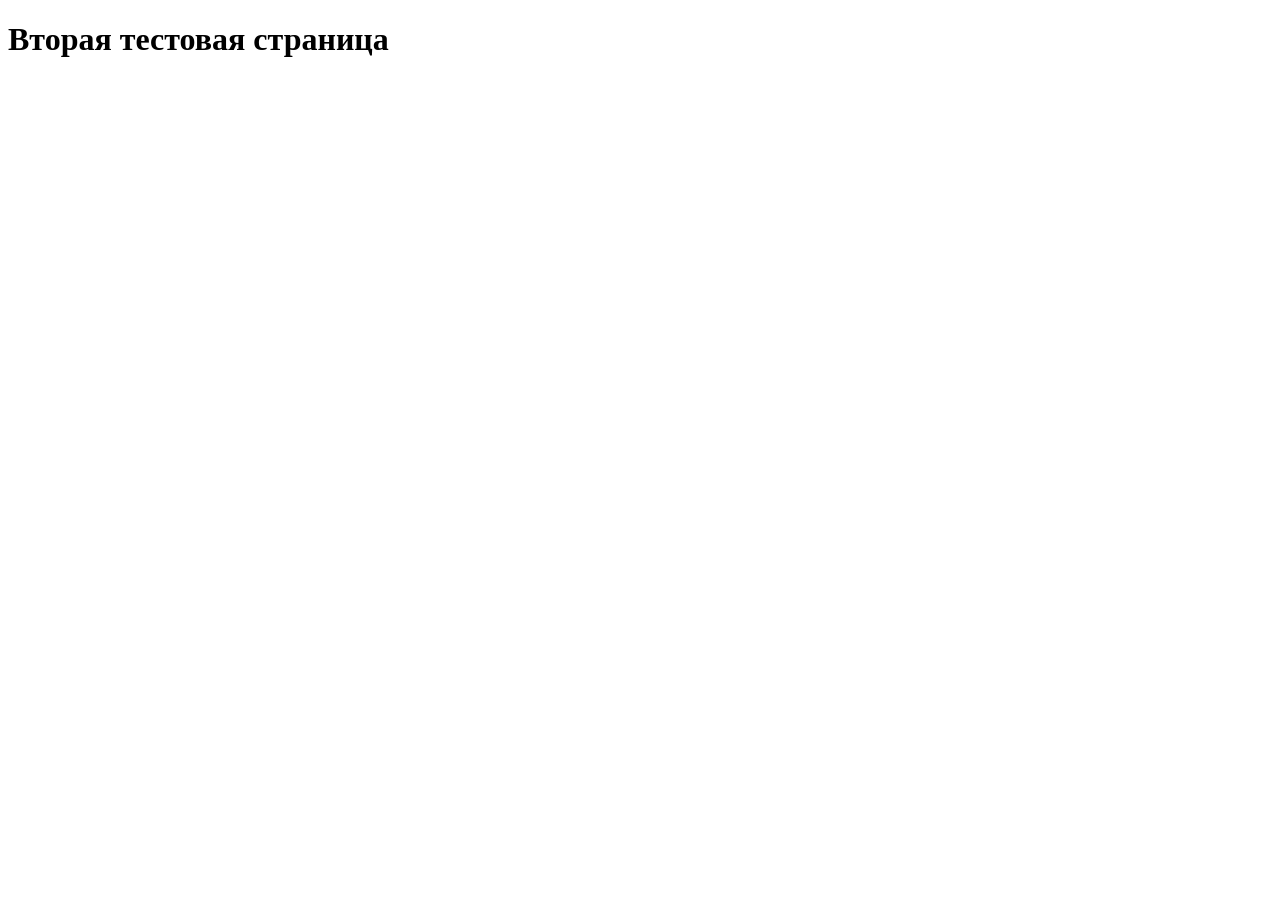
<file: tests/fixtures/navigation.html>
<!doctype html>
<html lang="ru"><meta charset="utf-8"><title>Navigation fixture</title>
<h1>Вторая тестовая страница</h1>
<script>
const navigation = performance.getEntriesByType('navigation')[0];
document.title = navigation.type === 'reload'
    ? 'ChroMinimum navigation reloaded' : 'ChroMinimum navigation ready';
</script></html>
</file>
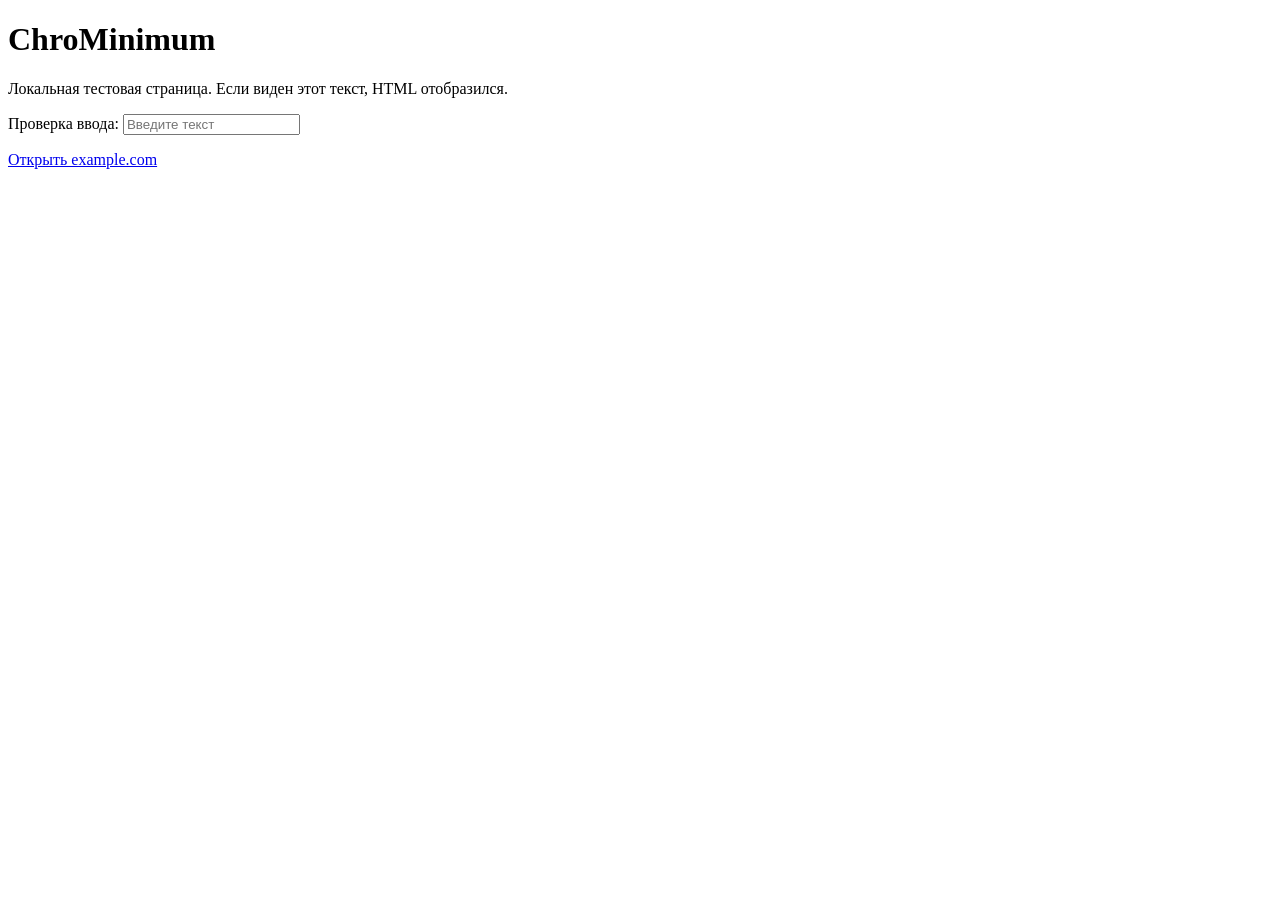
<file: tests/fixtures/smoke.html>
<!doctype html>
<html lang="ru">
<meta charset="utf-8">
<title>ChroMinimum smoke</title>
<h1>ChroMinimum</h1>
<p>Локальная тестовая страница. Если виден этот текст, HTML отобразился.</p>
<label>Проверка ввода: <input placeholder="Введите текст"></label>
<p><a href="https://example.com/">Открыть example.com</a></p>
<script>
document.title = "ChroMinimum smoke JS OK";
document.body.dataset.javascript = "ok";
</script>
</html>
</file>
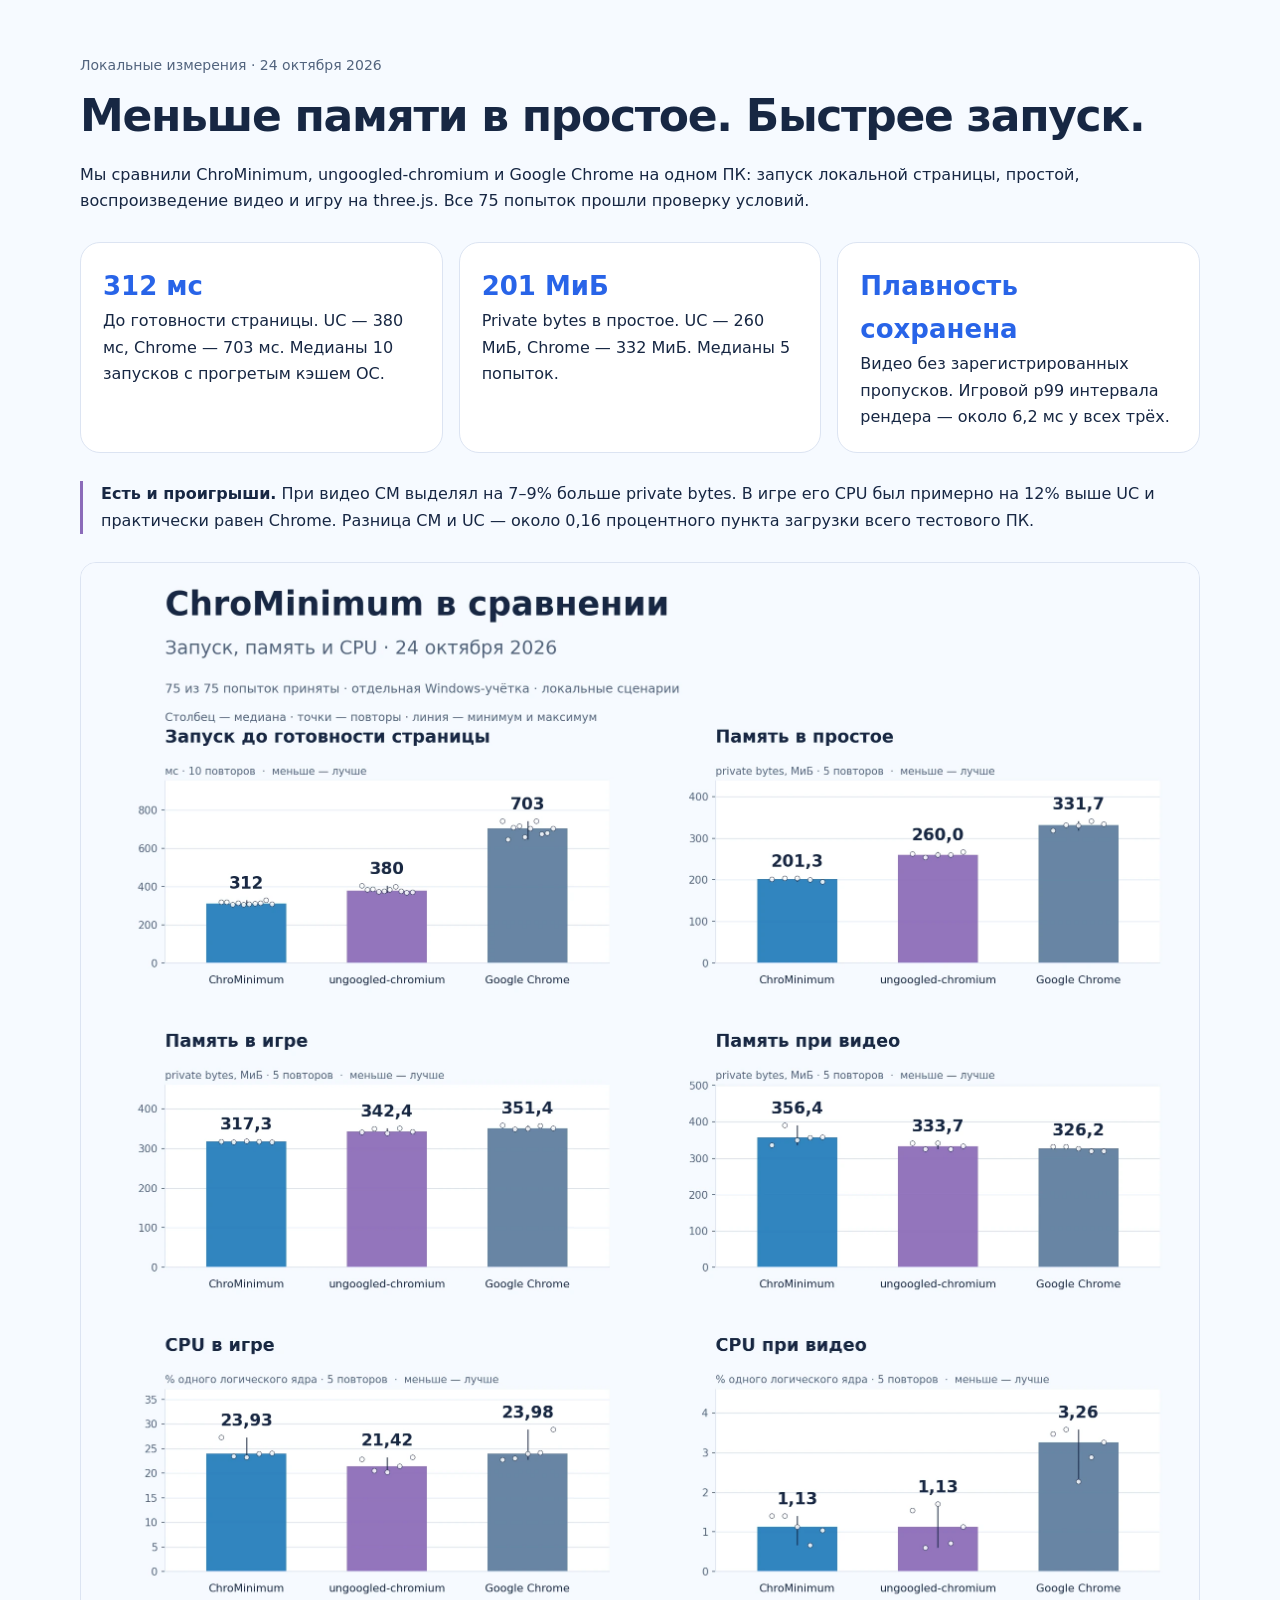
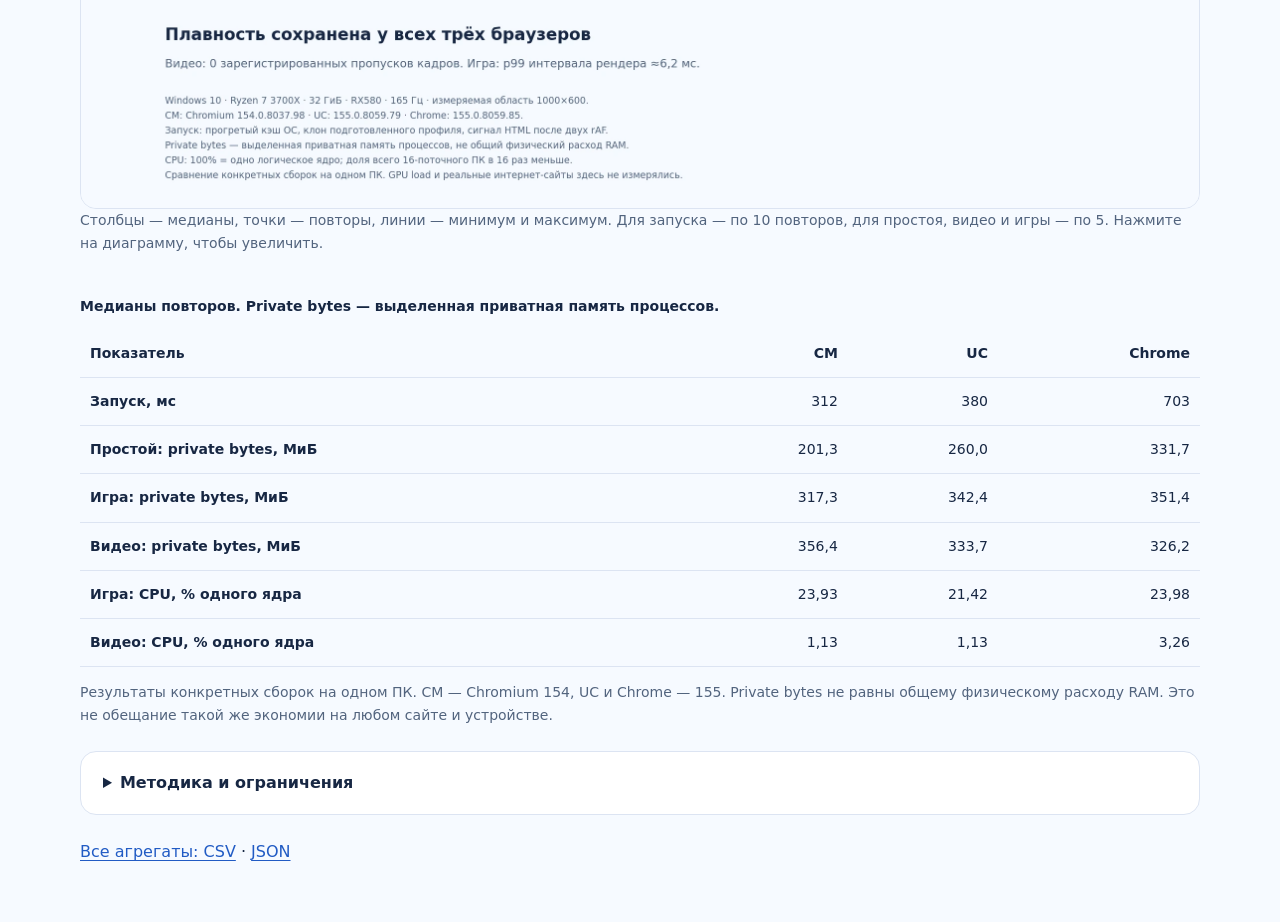
<file: assets/benchmarks/2026-10-24/preview.html>
<!doctype html><html lang="ru"><head><meta charset="utf-8"><meta name="viewport" content="width=device-width, initial-scale=1"><meta name="color-scheme" content="light"><title>ChroMinimum — сравнение браузеров, 24 октября 2026</title><style>body{margin:0;background:#f6faff}</style></head><body><style>
.cm-benchmark{max-width:1120px;margin:0 auto;padding:40px 24px;color:#172743;font:16px/1.65 Inter,system-ui,sans-serif}.cm-benchmark *{box-sizing:border-box}.cm-benchmark h2{font-size:clamp(28px,4vw,44px);line-height:1.15;letter-spacing:-.03em;margin:8px 0 20px}.cm-benchmark .cm-date{color:#52647e;font-size:14px}.cm-benchmark .cm-cards{display:grid;grid-template-columns:repeat(3,1fr);gap:16px;margin:28px 0}.cm-benchmark .cm-card{background:#fff;border:1px solid #dce4f2;border-radius:20px;padding:22px}.cm-benchmark .cm-card strong{display:block;font-size:26px;color:#2864e8}.cm-benchmark figure{margin:28px 0}.cm-benchmark img{display:block;width:100%;height:auto;border-radius:16px;border:1px solid #dce4f2}.cm-benchmark figcaption,.cm-benchmark .cm-note{font-size:14px;color:#52647e}.cm-benchmark a{color:#215bc4;text-underline-offset:3px}.cm-benchmark .cm-table-wrap{overflow-x:auto}.cm-benchmark table{border-collapse:collapse;width:100%;font-size:14px}.cm-benchmark th,.cm-benchmark td{padding:12px 10px;border-bottom:1px solid #dce4f2;text-align:right}.cm-benchmark th:first-child,.cm-benchmark td:first-child{text-align:left}.cm-benchmark caption{text-align:left;font-weight:600;padding:12px 0}.cm-benchmark details{border:1px solid #dce4f2;border-radius:16px;padding:18px 22px;margin:24px 0;background:#fff}.cm-benchmark summary{cursor:pointer;font-weight:600}.cm-benchmark summary:focus-visible,.cm-benchmark a:focus-visible{outline:3px solid #237cbb;outline-offset:4px}.cm-benchmark .cm-tradeoffs{border-left:3px solid #8b6bb9;padding-left:18px}@media(max-width:640px){.cm-benchmark{padding:24px 16px}.cm-benchmark .cm-cards{grid-template-columns:1fr}.cm-benchmark .cm-card{padding:16px}}
</style>
<section class="cm-benchmark" aria-labelledby="cm-benchmark-title">
<p class="cm-date">Локальные измерения · 24 октября 2026</p>
<h2 id="cm-benchmark-title">Меньше памяти в простое. Быстрее запуск.</h2>
<p>Мы сравнили ChroMinimum, ungoogled-chromium и Google Chrome на одном ПК: запуск локальной страницы, простой, воспроизведение видео и игру на three.js. Все 75 попыток прошли проверку условий.</p>
<div class="cm-cards">
<div class="cm-card"><strong>312 мс</strong>До готовности страницы. UC — 380 мс, Chrome — 703 мс. Медианы 10 запусков с прогретым кэшем ОС.</div>
<div class="cm-card"><strong>201 МиБ</strong>Private bytes в простое. UC — 260 МиБ, Chrome — 332 МиБ. Медианы 5 попыток.</div>
<div class="cm-card"><strong>Плавность сохранена</strong>Видео без зарегистрированных пропусков. Игровой p99 интервала рендера — около 6,2 мс у всех трёх.</div>
</div>
<p class="cm-tradeoffs"><strong>Есть и проигрыши.</strong> При видео CM выделял на 7–9% больше private bytes. В игре его CPU был примерно на 12% выше UC и практически равен Chrome. Разница CM и UC — около 0,16 процентного пункта загрузки всего тестового ПК.</p>
<figure>
<a href="browser-comparison-2026-10-24.png" aria-label="Открыть диаграмму в полном размере"><picture><source type="image/webp" srcset="browser-comparison-2026-10-24.webp"><img src="browser-comparison-2026-10-24.png" width="2250" height="2505" loading="lazy" decoding="async" alt="Сравнение CM, UC и Chrome: запуск 312, 380 и 703 мс; private bytes в простое 201, 260 и 332 МиБ. Также показаны память при видео и игре, CPU и разброс повторов."></picture></a>
<figcaption>Столбцы — медианы, точки — повторы, линии — минимум и максимум. Для запуска — по 10 повторов, для простоя, видео и игры — по 5. Нажмите на диаграмму, чтобы увеличить.</figcaption>
</figure>
<div class="cm-table-wrap"><table><caption>Медианы повторов. Private bytes — выделенная приватная память процессов.</caption><thead><tr><th scope="col">Показатель</th><th scope="col">CM</th><th scope="col">UC</th><th scope="col">Chrome</th></tr></thead><tbody>
<tr><th scope="row">Запуск, мс</th><td>312</td><td>380</td><td>703</td></tr>
<tr><th scope="row">Простой: private bytes, МиБ</th><td>201,3</td><td>260,0</td><td>331,7</td></tr>
<tr><th scope="row">Игра: private bytes, МиБ</th><td>317,3</td><td>342,4</td><td>351,4</td></tr>
<tr><th scope="row">Видео: private bytes, МиБ</th><td>356,4</td><td>333,7</td><td>326,2</td></tr>
<tr><th scope="row">Игра: CPU, % одного ядра</th><td>23,93</td><td>21,42</td><td>23,98</td></tr>
<tr><th scope="row">Видео: CPU, % одного ядра</th><td>1,13</td><td>1,13</td><td>3,26</td></tr>
</tbody></table></div>
<p class="cm-note">Результаты конкретных сборок на одном ПК. CM — Chromium 154, UC и Chrome — 155. Private bytes не равны общему физическому расходу RAM. Это не обещание такой же экономии на любом сайте и устройстве.</p>
<details><summary>Методика и ограничения</summary><p>Тестовый ПК: Windows 10, Ryzen 7 3700X, 32 ГиБ RAM, Radeon RX580, экран 165 Гц. Тесты выполнялись в отдельной Windows-учётке, с одноразовыми клонами подготовленных синтетических браузерных профилей и одинаковой измеряемой областью 1000×600 при DPR/scale=1. Порядок браузеров чередовался по кругам.</p>
<p>Версии: CM — Chromium 154.0.8037.98; ungoogled-chromium — 155.0.8059.79; Google Chrome — 155.0.8059.85. Сравниваются продукты целиком; вклад оболочки и версии движка отдельно не выделялся. Chrome запускался из распакованного официального установщика, без системной установки.</p>
<p>Запуск измерялся от создания процесса до получения HTTP-сигнала локальной HTML-страницы после двух requestAnimationFrame. Кэш ОС прогрет; это не холодный запуск и не внешнее измерение появления пикселей на экране.</p>
<p>Простой: 5 секунд стабилизации и 30 секунд наблюдения. Видео: 10 медиасекунд прогрева и 60 секунд наблюдения. Игра: 10 секунд после готовности сцены и 60 секунд наблюдения. Видео — локальный синтетический файл, игра — закреплённая сцена three.js с одинаковым движением камеры. Реальные интернет-сайты в эту серию не входили.</p>
<p>Память и CPU читались раз в секунду для процессов текущего сеанса, чьи исполняемые файлы находились в каталоге тестового браузера. Для обнаруженных завершившихся процессов сохранялись конечные CPU-счётчики. Процессы вне этого каталога и целиком между отсчётами не учитывались. С краёв ресурсного окна отбрасывалось по 1,5 секунды.</p>
<p>CPU на диаграмме нормирован на одно логическое ядро: 100% означает одно полностью занятое ядро. Для доли всего 16-поточного ПК числа нужно делить на 16. GPU load, видеопамять и энергопотребление не измерялись.</p>
<p>Наблюдатель работал отдельно: медиана его CPU около 1,31% одного ядра, private bytes около 73 МиБ. Эти значения не включены в браузерные метрики; влияние самого наблюдателя отдельно не измерялось. Фоновые службы ОС сохранялись, полной изоляции фоновой нагрузки не было.</p>
<p>Все 75 попыток приняты, браузеры закрылись штатно. Сводные показатели пересчитаны из исходных отсчётов без расхождений. Интервалы рендера и браузерные счётчики пропусков не заменяют внешнее измерение физического показа кадров.</p></details>
<p><a href="results.csv" download>Все агрегаты: CSV</a> · <a href="results.json" download>JSON</a></p>
</section>
</body></html>
</file>
